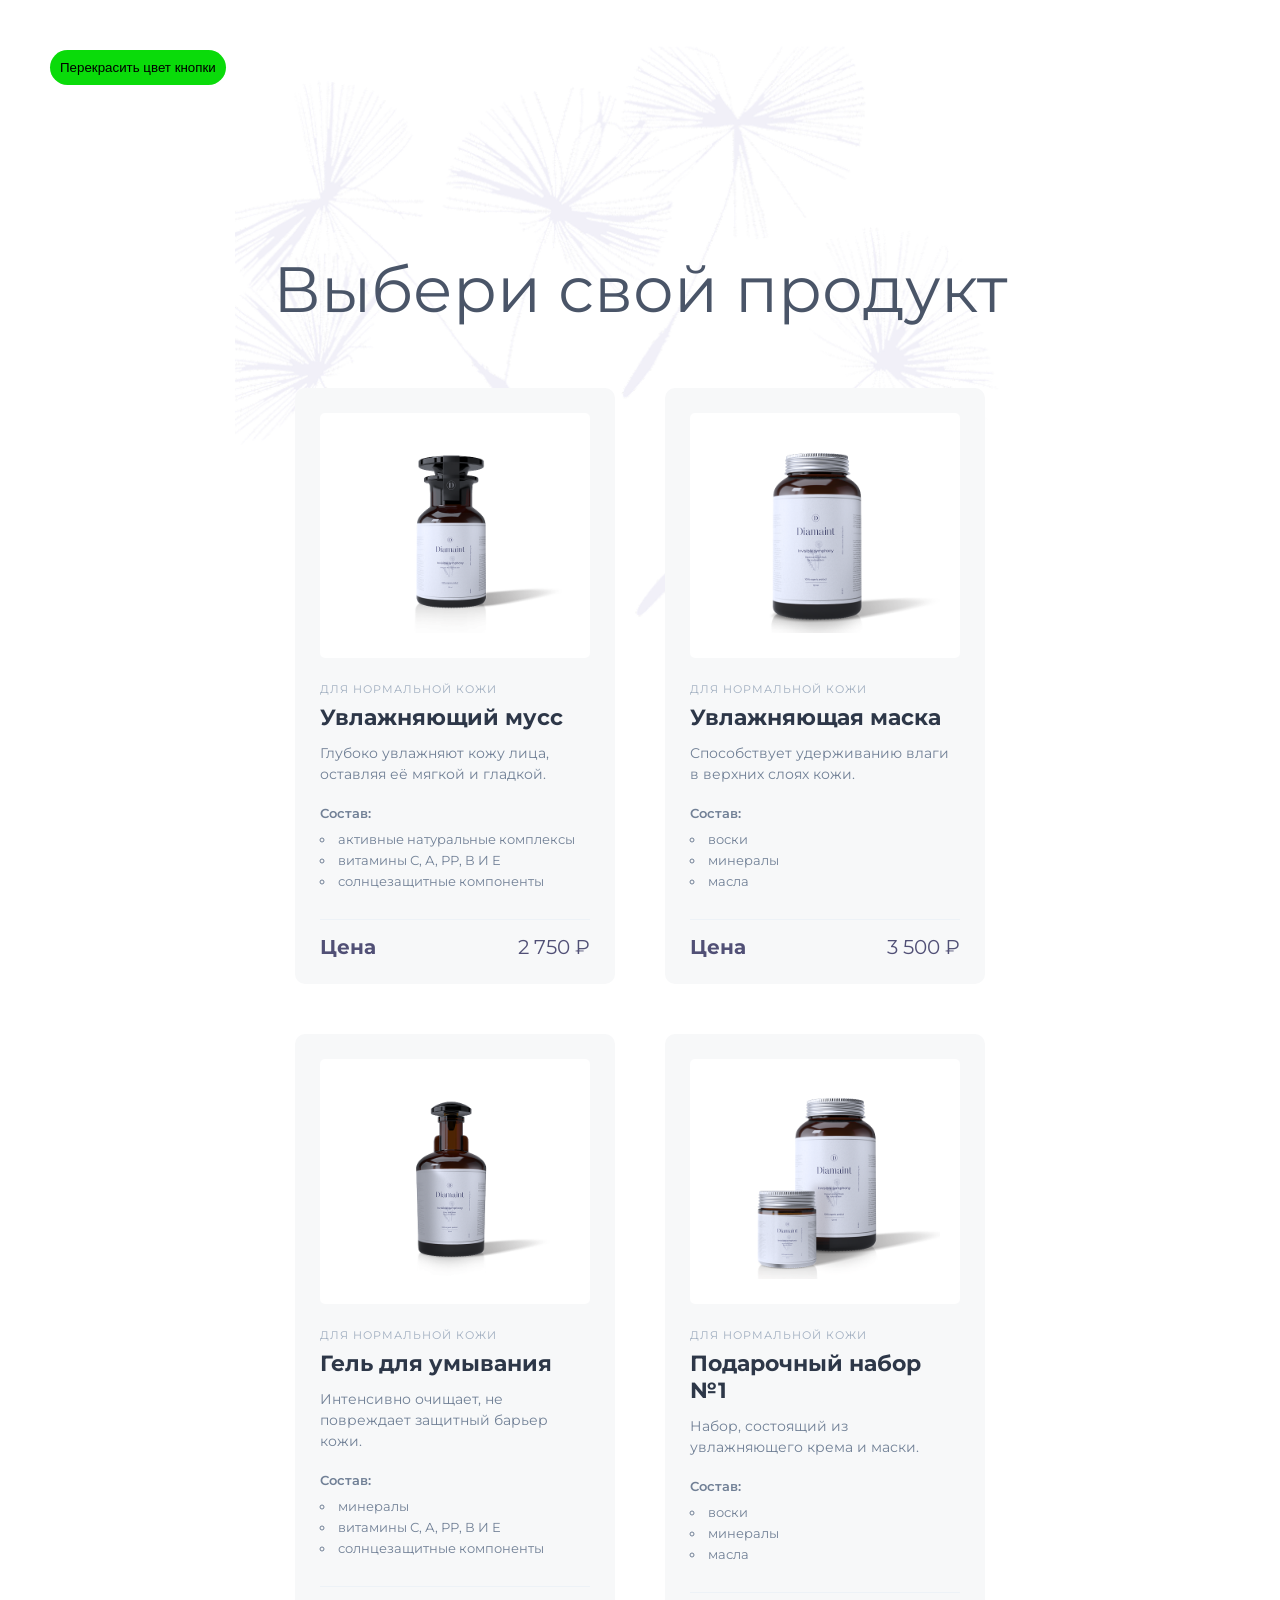
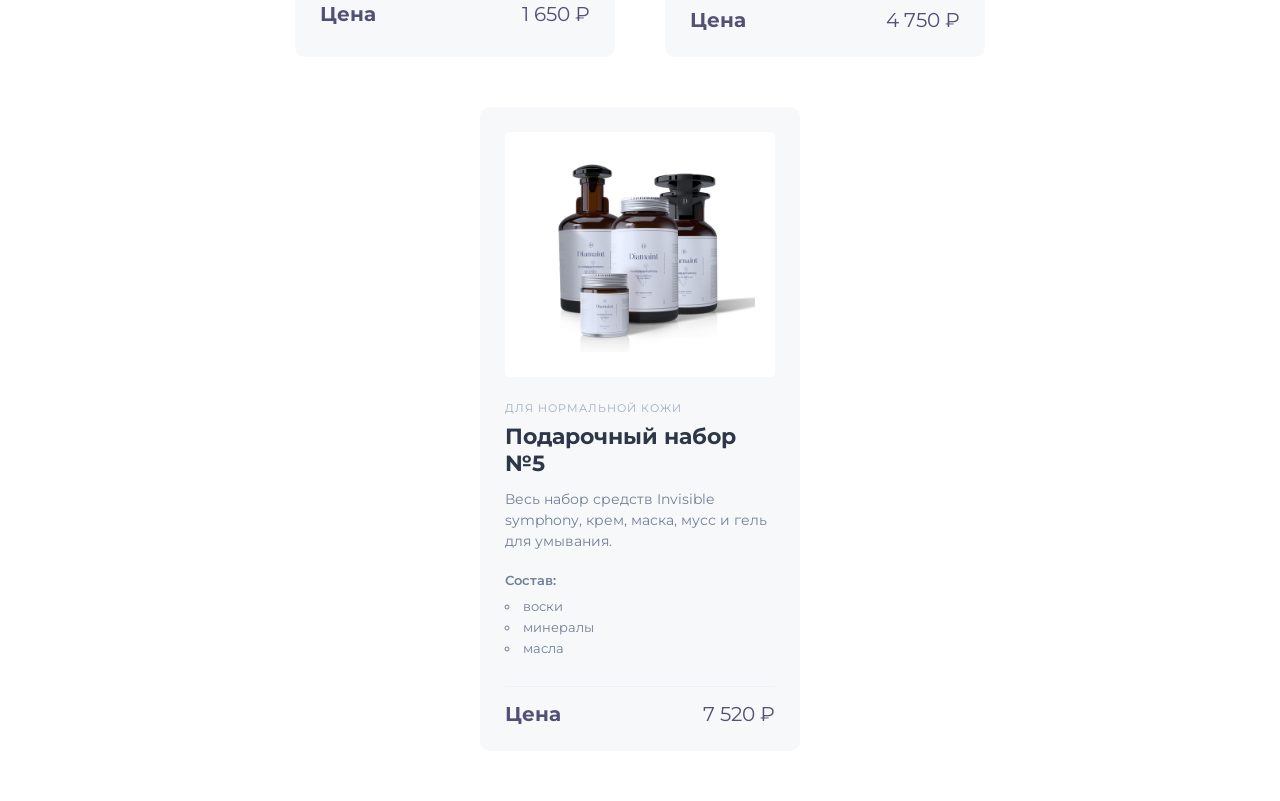
<file: index.html>
<!DOCTYPE html>
<html lang="en">

<head>
  <meta charset="UTF-8">
  <meta name="viewport" content="width=device-width, initial-scale=1.0">
  <link rel="preconnect" href="https://fonts.googleapis.com">
  <link rel="preconnect" href="https://fonts.gstatic.com" crossorigin>
  <link
    href="https://fonts.googleapis.com/css2?family=Montserrat:ital,wght@0,100..900;1,100..900&family=Roboto:ital,wght@0,100..900;1,100..900&display=swap"
    rel="stylesheet">
  <link rel="stylesheet" href="styles.css">
  <title>Document</title>
  <script src="script.js" defer></script>
</head>

<body>
  <div class="page">
    <img class="background-picture" src="images/background-dandelions.png" alt="">
    <h1 class="main-title">Выбери свой продукт</h1>
    <button class="toggle-button">Перекрасить цвет кнопки</button>
    <div class="product-card-container">
      <div class="product-card">
        <img src="images/moisturizing-mousse.png" class="product-card__img">
        <p class="product-card__for-skin">для нормальной кожи</p>
        <h2 class="product-card__title">Увлажняющий мусс</h2>
        <p class="product-card__description">Глубоко увлажняют кожу лица, оставляя её мягкой и гладкой.</p>
        <span class="product-card__composition">Состав:</span>
        <ul class="product-card__composition-list">
          <li class="product-card__item" type="circle">активные натуральные комплексы</li>
          <li class="product-card__item" type="circle">витамины С, А, РР, В И Е</li>
          <li class="product-card__item" type="circle">солнцезащитные компоненты</li>
        </ul>
        <div class="product-card__price">
          <span class="price-text">Цена</span>
          <span class="price">2 750 &#8381;</span>
        </div>
      </div>

      <div class="product-card">
        <img src="images/moisturizing-mask.png" class="product-card__img">
        <p class="product-card__for-skin">для нормальной кожи</p>
        <h2 class="product-card__title">Увлажняющая маска</h2>
        <p class="product-card__description">Способствует удерживанию влаги в верхних слоях кожи.</p>
        <span class="product-card__composition">Состав:</span>
        <ul class="product-card__composition-list">
          <li class="product-card__item" type="circle">воски</li>
          <li class="product-card__item" type="circle">минералы</li>
          <li class="product-card__item" type="circle">масла</li>
        </ul>
        <div class="product-card__price">
          <span class="price-text">Цена</span>
          <span class="price">3 500 &#8381;</span>
        </div>
      </div>

      <div class="product-card">
        <img src="images/gel-for-washing.png" class="product-card__img">
        <p class="product-card__for-skin">для нормальной кожи</p>
        <h2 class="product-card__title">Гель для умывания</h2>
        <p class="product-card__description">Интенсивно очищает, не повреждает защитный барьер кожи.</p>
        <span class="product-card__composition">Состав:</span>
        <ul class="product-card__composition-list">
          <li class="product-card__item" type="circle">минералы</li>
          <li class="product-card__item" type="circle">витамины С, А, РР, В И Е</li>
          <li class="product-card__item" type="circle">солнцезащитные компоненты</li>
        </ul>
        <div class="product-card__price">
          <span class="price-text">Цена</span>
          <span class="price">1 650 &#8381;</span>
        </div>
      </div>

      <div class="product-card">
        <img src="images/gift-set-1.png" class="product-card__img">
        <p class="product-card__for-skin">для нормальной кожи</p>
        <h2 class="product-card__title">Подарочный набор №1</h2>
        <p class="product-card__description">Набор, состоящий из увлажняющего крема и маски.
        </p>
        <span class="product-card__composition">Состав:</span>
        <ul class="product-card__composition-list">
          <li class="product-card__item" type="circle">воски</li>
          <li class="product-card__item" type="circle">минералы</li>
          <li class="product-card__item" type="circle">масла</li>
        </ul>
        <div class="product-card__price">
          <span class="price-text">Цена</span>
          <span class="price">4 750 &#8381;</span>
        </div>
      </div>

      <div class="product-card">
        <img src="images/gift-set-2.png" class="product-card__img">
        <p class="product-card__for-skin">для нормальной кожи</p>
        <h2 class="product-card__title">Подарочный набор №5</h2>
        <p class="product-card__description">Весь набор средств Invisible symphony, крем, маска, мусс и гель для
          умывания.
        </p>
        <span class="product-card__composition">Состав:</span>
        <ul class="product-card__composition-list">
          <li class="product-card__item" type="circle">воски</li>
          <li class="product-card__item" type="circle">минералы</li>
          <li class="product-card__item" type="circle">масла</li>
        </ul>
        <div class="product-card__price">
          <span class="price-text">Цена</span>
          <span class="price">7 520 &#8381;</span>
        </div>
      </div>
    </div>
  </div>
</body>

</html>
</file>
<file: styles.css>
* {
  box-sizing: border-box;
  margin: 0;
  padding: 0;
}

body {
  background-color: #ffffff;
  padding: 50px 20px;
  font-family: Montserrat;

}

.background-picture {
  position: absolute;
  top: 0;
  left: 235px;
  z-index: -1;
  width: 800px;
  pointer-events: none;
}

.main-title {
  text-align: center;
  font-size: 64px;
  font-weight: 400;
  color: #4a5568;
  margin-top: 200px;
  margin-bottom: 60px;
}

.product-card-container {
  display: flex;
  flex-wrap: wrap;
  justify-content: center;
  gap: 50px;
  max-width: 1200px;
  margin: 0 140px;
}

.product-card {
  background-color: #f7f8f9;
  width: 320px;
  padding: 25px;
  border-radius: 10px;
}

.product-card__img {
  background-color: #fff;
  width: 100%;
  height: 245px;
  object-fit: contain;
  padding: 20px;
  border-radius: 5px;
  margin-bottom: 20px;
}

.product-card__for-skin {
  color: #a0aec0;
  text-transform: uppercase;
  font-size: 11px;
  letter-spacing: 1px;
  margin-bottom: 8px;
}

.product-card__title {
  font-size: 22px;
  color: #2d3748;
  margin-bottom: 12px;
}

.product-card__description {
  font-size: 14px;
  color: #718096;
  line-height: 1.5;
  margin-bottom: 20px;
}

.product-card__composition {
  font-size: 13px;
  font-weight: 600;
  margin-bottom: 10px;
  display: block;
  color: #718096;
}

.product-card__composition-list {
  list-style-position: inside;
  margin-bottom: 30px;
}

.product-card__item {
  font-size: 13px;
  color: #718096;
  margin-bottom: 5px;
}

.product-card__price {
  display: flex;
  justify-content: space-between;
  border-top: 1px solid #edf2f7;
  padding-top: 15px;
  margin-top: auto;
}

.price-text {
  font-weight: 700;
  font-style: Bold;
  font-size: 20px;
  line-height: 24px;
  letter-spacing: 0%;
  color: #515076;
}

.price {
  font-weight: 400;
  font-size: 20px;
  line-height: 24px;
  letter-spacing: 0%;
  color: #515076;
}

.toggle-button {
  background-color: rgb(10, 219, 10);
  color: black;
  padding: 10px;
  position: absolute;
  top: 50px;
  left: 50px;
  border: none;
  border-radius: 20px;
}

.switch-color {
  color: white;
  background-color: orange;
}
</file>
